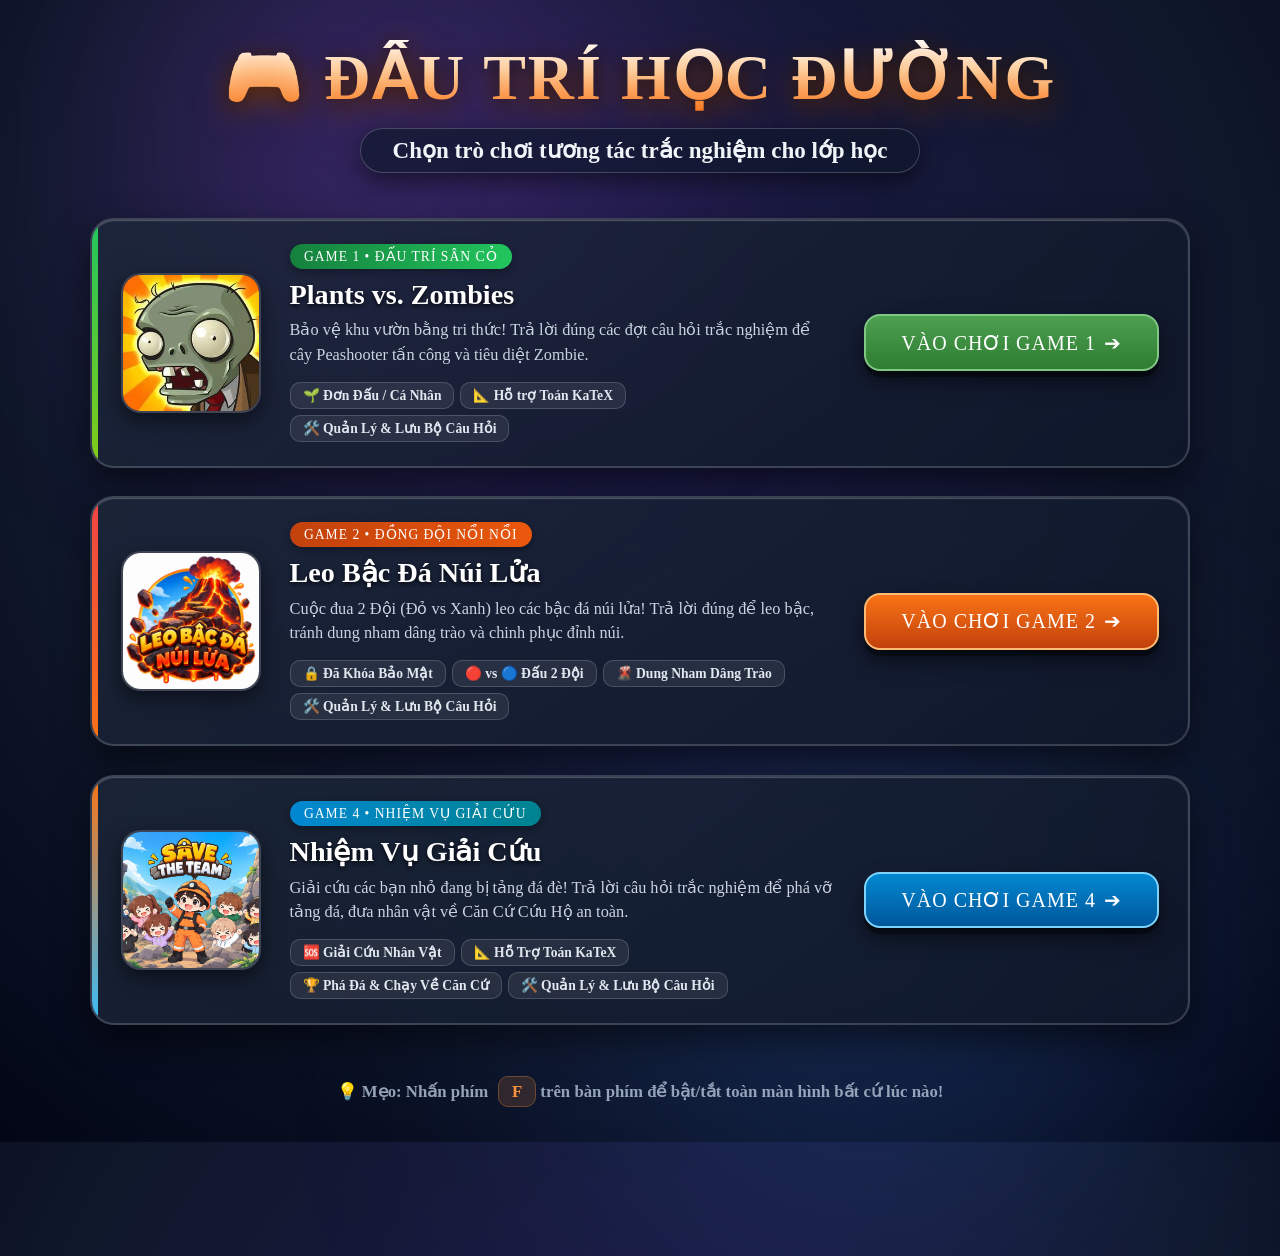
<file: index.html>
<!DOCTYPE html>
<html lang="vi">

<head>
    <meta charset="UTF-8">
    <meta name="viewport" content="width=device-width, initial-scale=1.0">
    <title>Đấu Trí Học Đường - Trung Tâm Trò Chơi Trắc Nghiệm</title>
    <!-- Google Fonts: Luckiest Guy & Fredoka & Outfit -->
    <link rel="preconnect" href="https://fonts.googleapis.com">
    <link rel="preconnect" href="https://fonts.gstatic.com" crossorigin>
    <link
        href="https://fonts.googleapis.com/css2?family=Fredoka:wght@500;600;700;800&family=Luckiest+Guy&family=Outfit:wght@400;600;800;900&display=swap"
        rel="stylesheet">
    <style>
        :root {
            --font-pvz: 'Times New Roman', Times, serif;
            --font-sub: 'Times New Roman', Times, serif;
            --font-main: 'Times New Roman', Times, serif;
        }

        * {
            box-sizing: border-box;
            margin: 0;
            padding: 0;
            user-select: none;
        }

        body {
            font-family: var(--font-sub);
            min-height: 100vh;
            background: radial-gradient(circle at 50% 30%, #1e1b4b 0%, #0f172a 60%, #020617 100%);
            color: #ffffff;
            display: flex;
            flex-direction: column;
            align-items: center;
            justify-content: center;
            padding: 2.5rem 1.5rem;
            overflow-x: hidden;
            position: relative;
            transition: background 0.7s ease, color 0.3s ease;
        }

        /* Dynamic Animated Background Glows */
        body::before {
            content: '';
            position: absolute;
            top: -10%;
            left: 10%;
            width: 500px;
            height: 500px;
            background: rgba(168, 85, 247, 0.22);
            filter: blur(130px);
            border-radius: 50%;
            pointer-events: none;
            animation: pulseGlow 8s infinite alternate ease-in-out;
            transition: background 0.7s ease, transform 0.7s ease;
        }

        body::after {
            content: '';
            position: absolute;
            bottom: -10%;
            right: 10%;
            width: 550px;
            height: 550px;
            background: rgba(59, 130, 246, 0.22);
            filter: blur(140px);
            border-radius: 50%;
            pointer-events: none;
            animation: pulseGlow 10s infinite alternate-reverse ease-in-out;
            transition: background 0.7s ease, transform 0.7s ease;
        }

        /* THEME BACKGROUND HOVER STATES - GAME BACKGROUND IMAGES */
        .bg-layer-container {
            position: fixed;
            top: 0;
            left: 0;
            width: 100vw;
            height: 100vh;
            pointer-events: none;
            z-index: 1;
            overflow: hidden;
        }

        .bg-game-img {
            position: absolute;
            top: 0;
            left: 0;
            width: 100%;
            height: 100%;
            background-size: cover;
            background-position: center;
            opacity: 0;
            transform: scale(1);
            transition: opacity 0.65s cubic-bezier(0.4, 0, 0.2, 1), transform 1.2s cubic-bezier(0.4, 0, 0.2, 1);
            filter: brightness(0.6) contrast(1.1);
        }

        .bg-game-img::after {
            content: '';
            position: absolute;
            top: 0;
            left: 0;
            width: 100%;
            height: 100%;
            background: radial-gradient(circle at 50% 50%, rgba(15, 23, 42, 0.35) 0%, rgba(2, 6, 23, 0.82) 100%);
        }

        .bg-pvz {
            background-image: url('images/stage3.jpg');
        }

        .bg-volcano {
            background-image: url('images/backgroundgame2.jpg');
        }

        .bg-rescue {
            background-image: url('images/backgroundgame4.png');
        }

        /* Active Hover Background States */
        body.theme-pvz .bg-pvz {
            opacity: 1;
            transform: scale(1.05);
        }
        body.theme-pvz::before {
            background: rgba(34, 197, 94, 0.3) !important;
        }
        body.theme-pvz::after {
            background: rgba(132, 204, 22, 0.25) !important;
        }

        body.theme-volcano .bg-volcano {
            opacity: 1;
            transform: scale(1.05);
        }
        body.theme-volcano::before {
            background: rgba(239, 68, 68, 0.35) !important;
        }
        body.theme-volcano::after {
            background: rgba(249, 115, 22, 0.3) !important;
        }

        body.theme-rescue .bg-rescue {
            opacity: 1;
            transform: scale(1.05);
        }
        body.theme-rescue::before {
            background: rgba(249, 115, 22, 0.3) !important;
        }
        body.theme-rescue::after {
            background: rgba(56, 189, 248, 0.3) !important;
        }

        @keyframes pulseGlow {
            0% { transform: scale(1) translate(0, 0); }
            100% { transform: scale(1.3) translate(35px, -25px); }
        }

        /* Container */
        .launcher-container {
            max-width: 1100px;
            width: 100%;
            display: flex;
            flex-direction: column;
            align-items: center;
            z-index: 10;
        }

        /* Header Title */
        .main-header {
            text-align: center;
            margin-bottom: 2.8rem;
        }

        .main-title {
            font-family: var(--font-pvz);
            font-size: clamp(2.8rem, 5vw, 4.5rem);
            letter-spacing: 2px;
            background: linear-gradient(180deg, #ffffff 0%, #fed7aa 40%, #f97316 100%);
            -webkit-background-clip: text;
            -webkit-text-fill-color: transparent;
            text-shadow: 0 10px 30px rgba(249, 115, 22, 0.4);
            margin-bottom: 0.8rem;
            filter: drop-shadow(0 4px 10px rgba(0, 0, 0, 0.9));
        }

        .main-subtitle {
            font-size: clamp(1.1rem, 1.8vw, 1.45rem);
            color: #f1f5f9;
            font-weight: 600;
            background: rgba(15, 23, 42, 0.65);
            padding: 0.5rem 2rem;
            border-radius: 30px;
            border: 1px solid rgba(255, 255, 255, 0.2);
            display: inline-block;
            box-shadow: 0 8px 25px rgba(0, 0, 0, 0.5);
            backdrop-filter: blur(10px);
        }

        /* HORIZONTAL GAMES LIST LAYOUT */
        .games-list-horizontal {
            display: flex;
            flex-direction: column;
            gap: 1.8rem;
            width: 100%;
            margin-bottom: 2.5rem;
        }

        /* Game Card Horizontal Row */
        .game-card-row {
            background: linear-gradient(145deg, rgba(30, 41, 59, 0.78) 0%, rgba(15, 23, 42, 0.94) 100%);
            border: 2px solid rgba(255, 255, 255, 0.16);
            border-radius: 24px;
            padding: 1.5rem 1.8rem;
            display: flex;
            flex-direction: row;
            align-items: center;
            justify-content: space-between;
            gap: 1.8rem;
            position: relative;
            overflow: hidden;
            box-shadow: 
                0 15px 35px rgba(0, 0, 0, 0.5),
                inset 0 1px 1px rgba(255, 255, 255, 0.25);
            transition: all 0.35s cubic-bezier(0.175, 0.885, 0.32, 1.275);
            backdrop-filter: blur(16px);
            cursor: pointer;
        }

        .game-card-row::before {
            content: '';
            position: absolute;
            top: 0;
            left: 0;
            bottom: 0;
            width: 6px;
            background: rgba(255, 255, 255, 0.2);
            transition: background 0.35s ease;
        }

        .game-card-row:hover {
            transform: translateY(-6px) scale(1.015);
            border-color: rgba(255, 255, 255, 0.4);
            box-shadow: 
                0 25px 50px rgba(0, 0, 0, 0.8),
                0 0 35px rgba(255, 255, 255, 0.2);
        }

        /* CARD SPECIFIC HOVER HIGHLIGHTS */
        .game-card-row.pvz-card:hover {
            border-color: #86efac;
            box-shadow: 
                0 25px 50px rgba(0, 0, 0, 0.8),
                0 0 40px rgba(34, 197, 94, 0.4);
        }
        .game-card-row.pvz-card::before {
            background: linear-gradient(180deg, #22c55e, #84cc16);
        }

        .game-card-row.volcano-card:hover {
            border-color: #fdba74;
            box-shadow: 
                0 25px 50px rgba(0, 0, 0, 0.8),
                0 0 40px rgba(249, 115, 22, 0.45);
        }
        .game-card-row.volcano-card::before {
            background: linear-gradient(180deg, #ef4444, #f97316);
        }

        .game-card-row.rescue-card:hover {
            border-color: #7dd3fc;
            box-shadow: 
                0 25px 50px rgba(0, 0, 0, 0.8),
                0 0 40px rgba(56, 189, 248, 0.45);
        }
        .game-card-row.rescue-card::before {
            background: linear-gradient(180deg, #f97316, #38bdf8);
        }

        /* Thumbnail Box Left (Square Logo Box) */
        .card-thumb-box {
            width: 140px;
            height: 140px;
            aspect-ratio: 1 / 1;
            flex-shrink: 0;
            border-radius: 20px;
            overflow: hidden;
            position: relative;
            border: 2px solid rgba(255, 255, 255, 0.2);
            box-shadow: 0 8px 20px rgba(0, 0, 0, 0.5);
            background: #0f172a;
            display: flex;
            align-items: center;
            justify-content: center;
        }

        .card-thumb-img {
            width: 100%;
            height: 100%;
            object-fit: cover;
            transition: transform 0.4s ease;
        }

        .game-card-row:hover .card-thumb-img {
            transform: scale(1.08);
        }

        .card-icon-fallback {
            font-size: 3.5rem;
            filter: drop-shadow(0 4px 8px rgba(0,0,0,0.6));
        }

        /* Middle Info Section */
        .card-info-box {
            flex: 1;
            display: flex;
            flex-direction: column;
            align-items: flex-start;
            text-align: left;
        }

        .card-tag {
            font-family: var(--font-pvz);
            font-size: 0.85rem;
            padding: 0.25rem 0.9rem;
            border-radius: 16px;
            text-transform: uppercase;
            letter-spacing: 1px;
            margin-bottom: 0.5rem;
            box-shadow: 0 3px 8px rgba(0,0,0,0.3);
            display: inline-block;
        }

        .pvz-card .card-tag {
            background: linear-gradient(90deg, #15803d, #22c55e);
            color: #ffffff;
        }

        .volcano-card .card-tag {
            background: linear-gradient(90deg, #c2410c, #ea580c);
            color: #ffffff;
        }

        .rescue-card .card-tag {
            background: linear-gradient(90deg, #0288d1, #00838f);
            color: #ffffff;
        }

        .card-title {
            font-family: var(--font-pvz);
            font-size: clamp(1.6rem, 2.2vw, 2.1rem);
            margin-bottom: 0.4rem;
            color: #ffffff;
            line-height: 1.25;
            text-shadow: 0 2px 4px rgba(0, 0, 0, 0.8);
        }

        .card-desc {
            font-size: 1.02rem;
            color: #cbd5e1;
            line-height: 1.5;
            margin-bottom: 0.9rem;
        }

        /* Features List */
        .card-features {
            display: flex;
            flex-wrap: wrap;
            gap: 6px;
        }

        .feature-badge {
            font-size: 0.85rem;
            font-weight: 700;
            background: rgba(255, 255, 255, 0.08);
            border: 1px solid rgba(255, 255, 255, 0.16);
            padding: 0.25rem 0.75rem;
            border-radius: 10px;
            color: #e2e8f0;
        }

        /* Right Action Box */
        .card-action-box {
            flex-shrink: 0;
            display: flex;
            align-items: center;
        }

        /* Play Button */
        .play-btn {
            font-family: var(--font-pvz);
            font-size: 1.25rem;
            letter-spacing: 1px;
            padding: 0.9rem 2.2rem;
            border-radius: 16px;
            border: none;
            cursor: pointer;
            color: #ffffff;
            transition: all 0.25s ease;
            box-shadow: 0 6px 0 rgba(0, 0, 0, 0.4), 0 10px 20px rgba(0, 0, 0, 0.5);
            outline: none;
            display: flex;
            align-items: center;
            justify-content: center;
            gap: 8px;
            text-decoration: none;
            white-space: nowrap;
        }

        .pvz-card .play-btn {
            background: linear-gradient(180deg, #4da050 0%, #2e7d32 100%);
            border: 2px solid #81c784;
        }

        .pvz-card .play-btn:hover {
            background: linear-gradient(180deg, #66bb6a 0%, #388e3c 100%);
            transform: translateY(-2px);
            box-shadow: 0 8px 0 rgba(0, 0, 0, 0.4), 0 15px 25px rgba(34, 197, 94, 0.45);
        }

        .volcano-card .play-btn {
            background: linear-gradient(180deg, #f97316 0%, #c2410c 100%);
            border: 2px solid #ffba74;
        }

        .volcano-card .play-btn:hover {
            background: linear-gradient(180deg, #fb923c 0%, #ea580c 100%);
            transform: translateY(-2px);
            box-shadow: 0 8px 0 rgba(0, 0, 0, 0.4), 0 15px 25px rgba(249, 115, 22, 0.5);
        }

        .rescue-card .play-btn {
            background: linear-gradient(180deg, #0288d1 0%, #01579b 100%);
            border: 2px solid #7dd3fc;
        }

        .rescue-card .play-btn:hover {
            background: linear-gradient(180deg, #039be5 0%, #0288d1 100%);
            transform: translateY(-2px);
            box-shadow: 0 8px 0 rgba(0, 0, 0, 0.4), 0 15px 25px rgba(56, 189, 248, 0.5);
        }

        .play-btn:active {
            transform: translateY(4px);
            box-shadow: 0 3px 0 rgba(0, 0, 0, 0.4);
        }

        /* Responsive Breakpoint for Mobile/Tablet */
        @media (max-width: 860px) {
            .game-card-row {
                flex-direction: column;
                align-items: center;
                text-align: center;
            }
            .card-thumb-box {
                width: 160px;
                height: 160px;
                aspect-ratio: 1 / 1;
                max-width: 100%;
            }
            .card-info-box {
                align-items: center;
                text-align: center;
            }
            .card-action-box {
                width: 100%;
            }
            .play-btn {
                width: 100%;
            }
        }

        /* Footer hint */
        .launcher-footer {
            text-align: center;
            font-size: 1.05rem;
            color: #94a3b8;
            margin-top: 1rem;
            font-weight: 600;
        }

        .shortcut-hint {
            color: #fb923c;
            background: rgba(251, 146, 60, 0.15);
            padding: 0.3rem 0.8rem;
            border-radius: 10px;
            border: 1px solid rgba(251, 146, 60, 0.3);
            margin-left: 6px;
        }
    </style>
</head>

<body>
    <!-- FULLSCREEN GAMEPLAY BACKGROUND HOVER LAYERS -->
    <div class="bg-layer-container">
        <div class="bg-game-img bg-pvz"></div>
        <div class="bg-game-img bg-volcano"></div>
        <div class="bg-game-img bg-rescue"></div>
    </div>

    <div class="launcher-container">
        <!-- HEADER -->
        <div class="main-header">
            <h1 class="main-title">🎮 ĐẤU TRÍ HỌC ĐƯỜNG</h1>
            <div class="main-subtitle">Chọn trò chơi tương tác trắc nghiệm cho lớp học</div>
        </div>

        <!-- GAMES HORIZONTAL LIST -->
        <div class="games-list-horizontal">
            <!-- GAME 1: Plants vs. Zombies -->
            <div class="game-card-row pvz-card" onmouseenter="setTheme('pvz')" onmouseleave="clearTheme()">
                <div class="card-thumb-box">
                    <img src="images/logoG1.jpg" alt="Logo Game 1 Plants vs Zombies" class="card-thumb-img">
                </div>
                <div class="card-info-box">
                    <div class="card-tag">Game 1 • Đấu Trí Sân Cỏ</div>
                    <h2 class="card-title">Plants vs. Zombies</h2>
                    <p class="card-desc">Bảo vệ khu vườn bằng tri thức! Trả lời đúng các đợt câu hỏi trắc nghiệm để cây Peashooter tấn công và tiêu diệt Zombie.</p>
                    <div class="card-features">
                        <span class="feature-badge">🌱 Đơn Đấu / Cá Nhân</span>
                        <span class="feature-badge">📐 Hỗ trợ Toán KaTeX</span>
                        <span class="feature-badge">🛠️ Quản Lý & Lưu Bộ Câu Hỏi</span>
                    </div>
                </div>
                <div class="card-action-box">
                    <a href="game1/index.html" class="play-btn">
                        <span>VÀO CHƠI GAME 1</span> ➔
                    </a>
                </div>
            </div>

            <!-- GAME 2: Volcano Lava Climb -->
            <div class="game-card-row volcano-card" onmouseenter="setTheme('volcano')" onmouseleave="clearTheme()">
                <div class="card-thumb-box">
                    <img src="images/logog22.png" alt="Logo Game 2 Leo Bậc Đá Núi Lửa" class="card-thumb-img">
                </div>
                <div class="card-info-box">
                    <div class="card-tag">Game 2 • Đồng Đội Nổi Nổi</div>
                    <h2 class="card-title">Leo Bậc Đá Núi Lửa</h2>
                    <p class="card-desc">Cuộc đua 2 Đội (Đỏ vs Xanh) leo các bậc đá núi lửa! Trả lời đúng để leo bậc, tránh dung nham dâng trào và chinh phục đỉnh núi.</p>
                    <div class="card-features">
                        <span class="feature-badge">🔒 Đã Khóa Bảo Mật</span>
                        <span class="feature-badge">🔴 vs 🔵 Đấu 2 Đội</span>
                        <span class="feature-badge">🌋 Dung Nham Dâng Trào</span>
                        <span class="feature-badge">🛠️ Quản Lý & Lưu Bộ Câu Hỏi</span>
                    </div>
                </div>
                <div class="card-action-box">
                    <a href="game2/index.html" class="play-btn">
                        <span>VÀO CHƠI GAME 2</span> ➔
                    </a>
                </div>
            </div>

            <!-- GAME 4: Rescue Mission -->
            <div class="game-card-row rescue-card" onmouseenter="setTheme('rescue')" onmouseleave="clearTheme()">
                <div class="card-thumb-box">
                    <img src="images/startG4.png" alt="Game 4 Rescue Mission" class="card-thumb-img">
                </div>
                <div class="card-info-box">
                    <div class="card-tag">Game 4 • Nhiệm Vụ Giải Cứu</div>
                    <h2 class="card-title">Nhiệm Vụ Giải Cứu</h2>
                    <p class="card-desc">Giải cứu các bạn nhỏ đang bị tảng đá đè! Trả lời câu hỏi trắc nghiệm để phá vỡ tảng đá, đưa nhân vật về Căn Cứ Cứu Hộ an toàn.</p>
                    <div class="card-features">
                        <span class="feature-badge">🆘 Giải Cứu Nhân Vật</span>
                        <span class="feature-badge">📐 Hỗ Trợ Toán KaTeX</span>
                        <span class="feature-badge">🏆 Phá Đá & Chạy Về Căn Cứ</span>
                        <span class="feature-badge">🛠️ Quản Lý & Lưu Bộ Câu Hỏi</span>
                    </div>
                </div>
                <div class="card-action-box">
                    <a href="game4/index.html" class="play-btn">
                        <span>VÀO CHƠI GAME 4</span> ➔
                    </a>
                </div>
            </div>
        </div>

        <div class="launcher-footer">
            💡 Mẹo: Nhấn phím <span class="shortcut-hint">F</span> trên bàn phím để bật/tắt toàn màn hình bất cứ lúc nào!
        </div>
    </div>

    <script>
        function setTheme(themeName) {
            document.body.classList.remove('theme-pvz', 'theme-volcano', 'theme-rescue');
            document.body.classList.add('theme-' + themeName);
        }

        function clearTheme() {
            document.body.classList.remove('theme-pvz', 'theme-volcano', 'theme-rescue');
        }

        // Phím tắt F để bật/tắt toàn màn hình
        document.addEventListener('keydown', (e) => {
            if (e.key === 'f' || e.key === 'F') {
                e.preventDefault();
                if (!document.fullscreenElement) {
                    document.documentElement.requestFullscreen().catch(() => {});
                } else {
                    document.exitFullscreen().catch(() => {});
                }
            }
        });
    </script>
</body>

</html>
</file>
